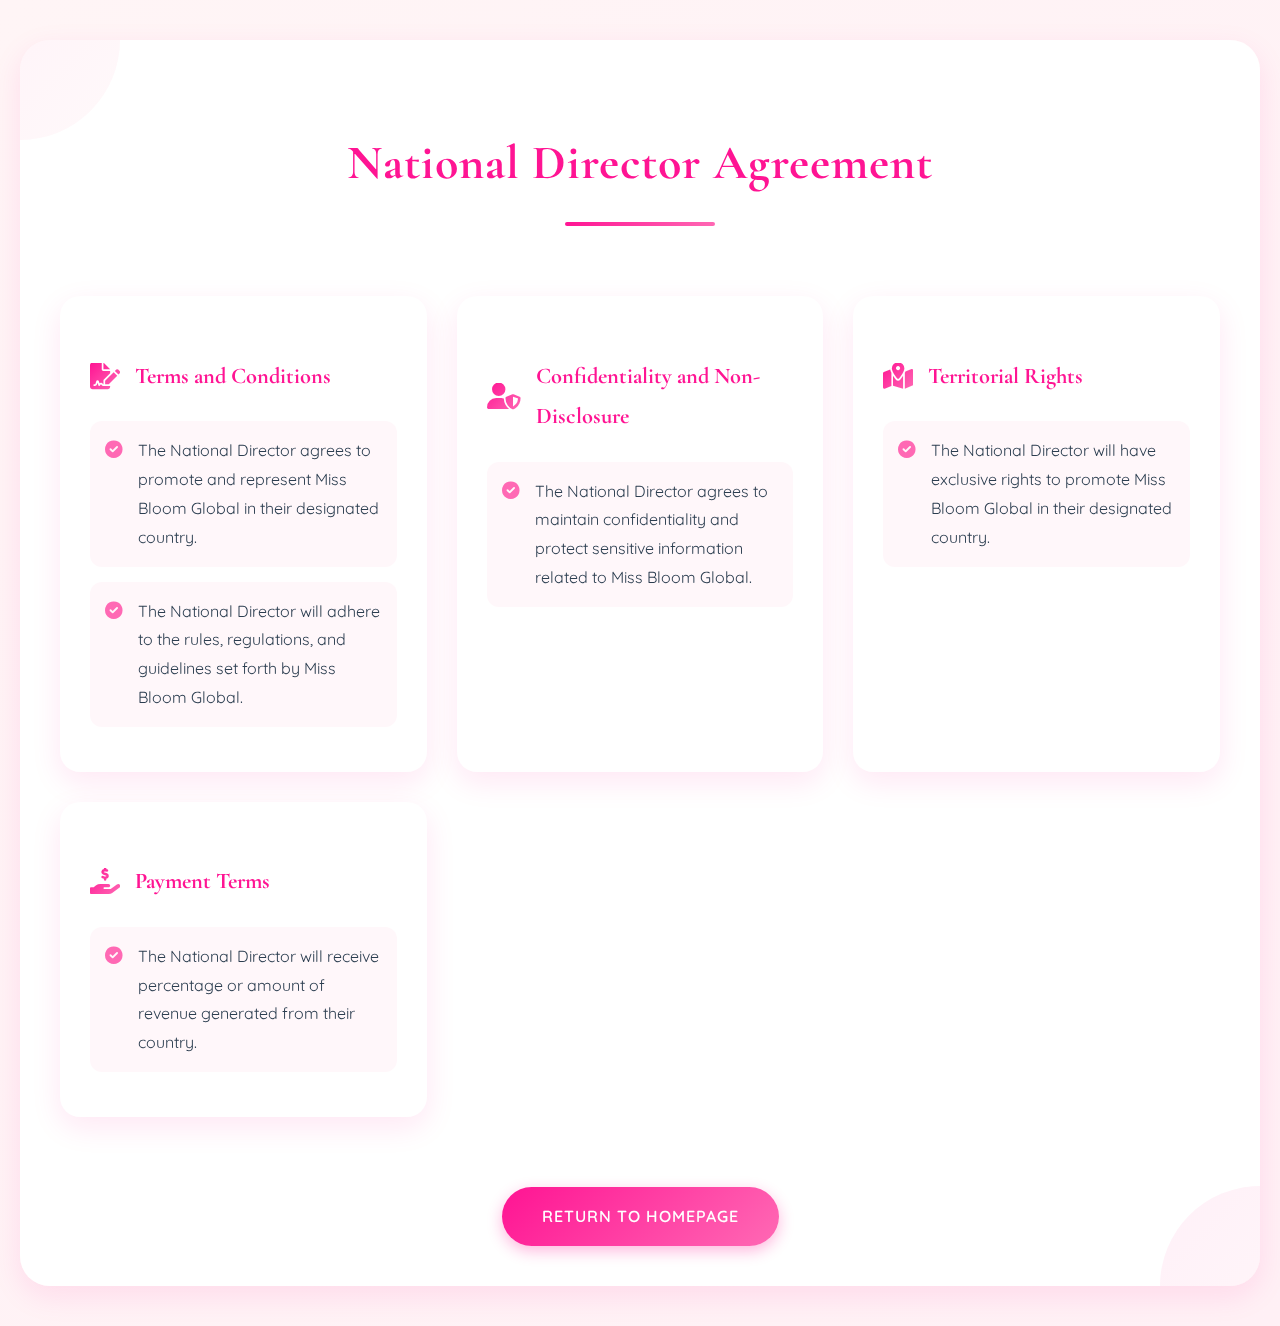
<file: national_director.html>
<!DOCTYPE html>
<html lang="en">
<head>
    <meta charset="UTF-8">
    <meta name="viewport" content="width=device-width, initial-scale=1.0">
    <meta name="description" content="National Director Agreement - Miss Bloom Global">
    <title>National Director Agreement</title>
    <link rel="stylesheet" href="https://cdnjs.cloudflare.com/ajax/libs/font-awesome/6.0.0/css/all.min.css">
    <style>
        :root {
            --primary-color: #FF1493;
            --secondary-color: #FF69B4;
            --accent-color: #FFC0CB;
            --gradient-1: linear-gradient(135deg, #FF1493, #FF69B4);
            --gradient-2: linear-gradient(135deg, #FF69B4, #FFC0CB);
            --text-color: #2C3E50;
            --heading-font: 'Cormorant Garamond', serif;
            --body-font: 'Quicksand', sans-serif;
            --shadow-1: 0 10px 30px rgba(255, 20, 147, 0.1);
            --shadow-2: 0 15px 35px rgba(255, 20, 147, 0.2);
        }

        body {
            font-family: var(--body-font);
            margin: 0;
            padding: 0;
            background: linear-gradient(135deg, #FFF5F6, #FFF0F5);
            color: var(--text-color);
            line-height: 1.8;
        }

        .container {
            max-width: 1200px;
            margin: 40px auto;
            padding: 40px 20px;
            background: rgba(255, 255, 255, 0.95);
            border-radius: 30px;
            box-shadow: var(--shadow-1);
            backdrop-filter: blur(10px);
            position: relative;
            overflow: hidden;
        }

        .container::before,
        .container::after {
            content: '';
            position: absolute;
            width: 200px;
            height: 200px;
            background: var(--gradient-2);
            border-radius: 50%;
            opacity: 0.1;
            z-index: -1;
        }

        .container::before {
            top: -100px;
            left: -100px;
        }

        .container::after {
            bottom: -100px;
            right: -100px;
        }

        h2 {
            font-family: var(--heading-font);
            color: var(--primary-color);
            text-align: center;
            letter-spacing: 1px;
            font-size: 3em;
            margin-bottom: 50px;
            position: relative;
            padding-bottom: 20px;
        }

        h2::after {
            content: '';
            position: absolute;
            bottom: 0;
            left: 50%;
            transform: translateX(-50%);
            width: 150px;
            height: 4px;
            background: var(--gradient-1);
            border-radius: 2px;
        }

        .agreement-sections {
            display: grid;
            grid-template-columns: repeat(auto-fit, minmax(280px, 1fr));
            gap: 30px;
            padding: 20px;
            margin-top: 40px;
        }

        .agreement-section {
            background: white;
            padding: 30px;
            border-radius: 20px;
            box-shadow: var(--shadow-1);
            transition: all 0.4s ease;
            position: relative;
            overflow: hidden;
            animation: fadeInUp 0.6s ease-out forwards;
        }

        .agreement-section::before {
            content: '';
            position: absolute;
            top: 0;
            left: 0;
            width: 100%;
            height: 5px;
            background: var(--gradient-1);
            transform: scaleX(0);
            transition: transform 0.4s ease;
        }

        .agreement-section:hover {
            transform: translateY(-10px);
            box-shadow: var(--shadow-2);
        }

        .agreement-section:hover::before {
            transform: scaleX(1);
        }

        .agreement-section h4 {
            display: flex;
            align-items: center;
            gap: 15px;
            margin-bottom: 25px;
            font-size: 1.4em;
            color: var(--primary-color);
            font-family: var(--heading-font);
        }

        .agreement-section h4 i {
            font-size: 1.2em;
            background: var(--gradient-1);
            -webkit-background-clip: text;
            -webkit-text-fill-color: transparent;
        }

        .agreement-section ul {
            list-style: none;
            padding: 0;
            margin: 0;
        }

        .agreement-section li {
            display: flex;
            align-items: flex-start;
            gap: 15px;
            padding: 15px;
            margin-bottom: 15px;
            background: rgba(255, 240, 245, 0.5);
            border-radius: 12px;
            transition: all 0.3s ease;
        }

        .agreement-section li i {
            color: var(--secondary-color);
            font-size: 1.1em;
            margin-top: 5px;
        }

        .back-button {
            margin-top: 50px;
            text-align: center;
        }

        .back-button a {
            display: inline-block;
            padding: 15px 40px;
            background: var(--gradient-1);
            color: white;
            text-decoration: none;
            border-radius: 30px;
            font-weight: 600;
            letter-spacing: 1px;
            text-transform: uppercase;
            transition: all 0.3s ease;
            box-shadow: 0 5px 15px rgba(255, 20, 147, 0.3);
        }

        .back-button a:hover {
            transform: translateY(-3px);
            box-shadow: 0 8px 25px rgba(255, 20, 147, 0.4);
        }

        @keyframes fadeInUp {
            from {
                opacity: 0;
                transform: translateY(30px);
            }
            to {
                opacity: 1;
                transform: translateY(0);
            }
        }

        @media (max-width: 1200px) {
            .container {
                margin: 20px;
            }
        }

        @media (max-width: 768px) {
            h2 {
                font-size: 2.5em;
            }
            .agreement-section {
                padding: 25px;
            }
        }

        @media (max-width: 480px) {
            h2 {
                font-size: 2em;
            }
            .container {
                padding: 20px 15px;
                margin: 10px;
            }
            .agreement-section h4 {
                font-size: 1.2em;
            }
        }
    </style>
    <link href="https://fonts.googleapis.com/css2?family=Cormorant+Garamond:wght@400;600;700&family=Quicksand:wght@300;400;600&display=swap" rel="stylesheet">
</head>
<body>
    <section id="director-agreement" class="section">
        <div class="container">
            <h2>National Director Agreement</h2>

            <div class="agreement-sections">
                <div class="agreement-section">
                    <h4><i class="fas fa-file-signature"></i> Terms and Conditions</h4>
                    <ul>
                        <li><i class="fas fa-check-circle"></i> The National Director agrees to promote and represent Miss Bloom Global in their designated country.</li>
                        <li><i class="fas fa-check-circle"></i> The National Director will adhere to the rules, regulations, and guidelines set forth by Miss Bloom Global.</li>
                    </ul>
                </div>

                <div class="agreement-section">
                    <h4><i class="fas fa-user-shield"></i> Confidentiality and Non-Disclosure</h4>
                    <ul>
                        <li><i class="fas fa-check-circle"></i> The National Director agrees to maintain confidentiality and protect sensitive information related to Miss Bloom Global.</li>
                    </ul>
                </div>

                <div class="agreement-section">
                    <h4><i class="fas fa-map-marked-alt"></i> Territorial Rights</h4>
                    <ul>
                        <li><i class="fas fa-check-circle"></i> The National Director will have exclusive rights to promote Miss Bloom Global in their designated country.</li>
                    </ul>
                </div>

                <div class="agreement-section">
                    <h4><i class="fas fa-hand-holding-usd"></i> Payment Terms</h4>
                    <ul>
                        <li><i class="fas fa-check-circle"></i> The National Director will receive percentage or amount of revenue generated from their country.</li>
                    </ul>
                </div>
            </div>

            <div class="back-button">
                <a href="index.html">Return to Homepage</a>
            </div>
        </div>
    </section>
</body>
</html>
</file>
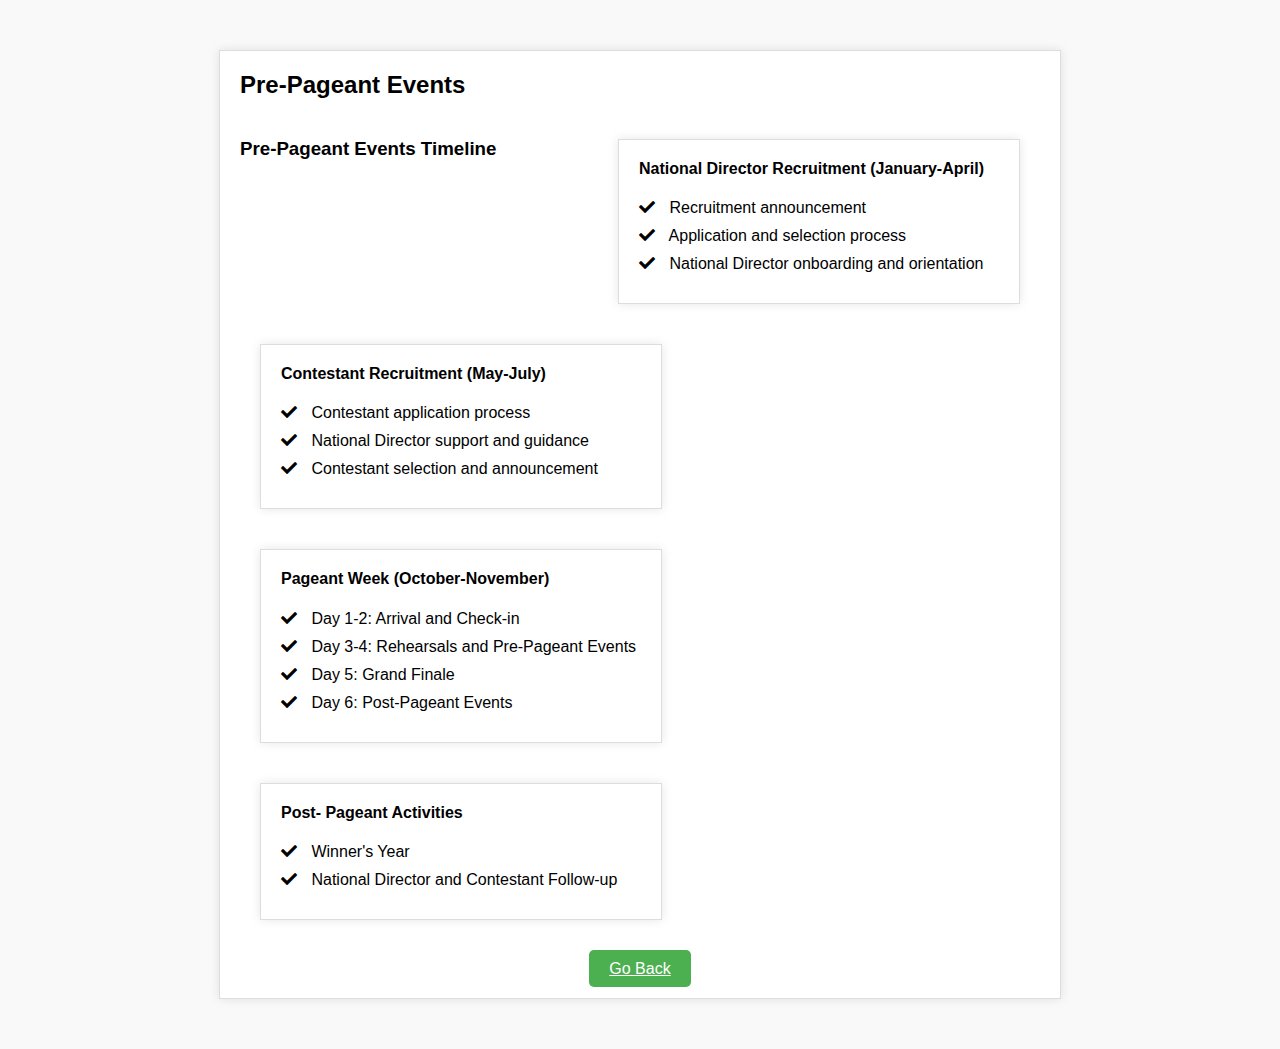
<file: pre_pageant_event.html>
<!DOCTYPE html>
<html lang="en">
<head>
    <meta charset="UTF-8">
    <meta name="viewport" content="width=device-width, initial-scale=1.0">
    <meta name="description" content="Pre-Pageant Events Timeline and Details">
    <title>Pre-Pageant Events</title>
    <link rel="shortcut icon" href="img/logo.jpeg" type="image/x-icon">
    <link rel="stylesheet" href="https://cdnjs.cloudflare.com/ajax/libs/font-awesome/5.15.3/css/all.min.css">
    <style>
        /* Global Styles */

        body {
            font-family: Arial, sans-serif;
            margin: 0;
            padding: 0;
            background-color: #f9f9f9;
        }

        .container {
            max-width: 800px;
            margin: 0 auto;
            padding: 20px;
            background-color: #fff;
            border: 1px solid #ddd;
            box-shadow: 0 0 10px rgba(0, 0, 0, 0.1);
        }

        .section {
            padding: 50px 0;
        }

        .section h2 {
            margin-top: 0;
        }

        /* Pre-Pageant Events Styles */

        .pre-pageant-events {
            display: flex;
            flex-wrap: wrap;
            justify-content: space-between;
        }

        .pre-pageant-event {
            background-color: #fff;
            padding: 20px;
            margin: 20px;
            border: 1px solid #ddd;
            box-shadow: 0 0 10px rgba(0, 0, 0, 0.1);
            width: calc(50% - 40px);
        }

        .pre-pageant-event h4 {
            margin-top: 0;
        }

        .pre-pageant-event ul {
            list-style: none;
            padding: 0;
            margin: 0;
        }

        .pre-pageant-event li {
            margin-bottom: 10px;
        }

        .pre-pageant-event li i {
            margin-right: 10px;
        }

        /* Back Button Styles */

        .back-button {
            margin-top: 20px;
            text-align: center;
        }

        .back-button a {
            background-color: #4CAF50;
            color: #fff;
            padding: 10px 20px;
            border: none;
            border-radius: 5px;
            cursor: pointer;
        }

        .back-button a:hover {
            background-color: #3e8e41;
        }

        /* Responsive Design */

        @media (max-width: 768px) {
            .pre-pageant-event {
                width: 100%;
            }
        }
    </style>
</head>
<body>
    <section id="pre-pageant-events" class="section">
        <div class="container">
            <h2>Pre-Pageant Events</h2>

            <div class="pre-pageant-events">
                <h3>Pre-Pageant Events Timeline</h3>

                <!-- National Director Recruitment -->
                <div class="pre-pageant-event">
                    <h4>National Director Recruitment (January-April)</h4>
                    <ul>
                        <li><i class="fas fa-check"></i> Recruitment announcement</li>
                        <li><i class="fas fa-check"></i> Application and selection process</li>
                        <li><i class="fas fa-check"></i> National Director onboarding and orientation</li>
                    </ul>
                </div>

                <!-- Contestant Recruitment -->
                <div class="pre-pageant-event">
                    <h4>Contestant Recruitment (May-July)</h4>
                    <ul>
                        <li><i class="fas fa-check"></i> Contestant application process</li>
                        <li><i class="fas fa-check"></i> National Director support and guidance</li>
                        <li><i class="fas fa-check"></i> Contestant selection and announcement</li>
                    </ul>
                </div>

                <!-- Pageant Week -->
                <div class="pre-pageant-event">
                    <h4>Pageant Week (October-November)</h4>
                    <ul>
                        <li><i class="fas fa-check"></i> Day 1-2: Arrival and Check-in</li>
                        <li><i class="fas fa-check"></i> Day 3-4: Rehearsals and Pre-Pageant Events</li>
                        <li><i class="fas fa-check"></i> Day 5: Grand Finale</li>
                        <li><i class="fas fa-check"></i> Day 6: Post-Pageant Events</li>
                    </ul>
                </div>

                <!-- Post-Pageant Activities -->
                <div class="pre-pageant-event">
                    <h4>Post- Pageant Activities</h4>
                    <ul>
                        <li><i class="fas fa-check"></i> Winner's Year</li>
                        <li><i class="fas fa-check"></i> National Director and Contestant Follow-up</li>
                    </ul>
                </div>
            </div>

            <!-- Back Button -->
            <div class="back-button">
                <a href="index.html">Go Back</a>
            </div>
        </div>
    </section>
</body>
</html>
</file>
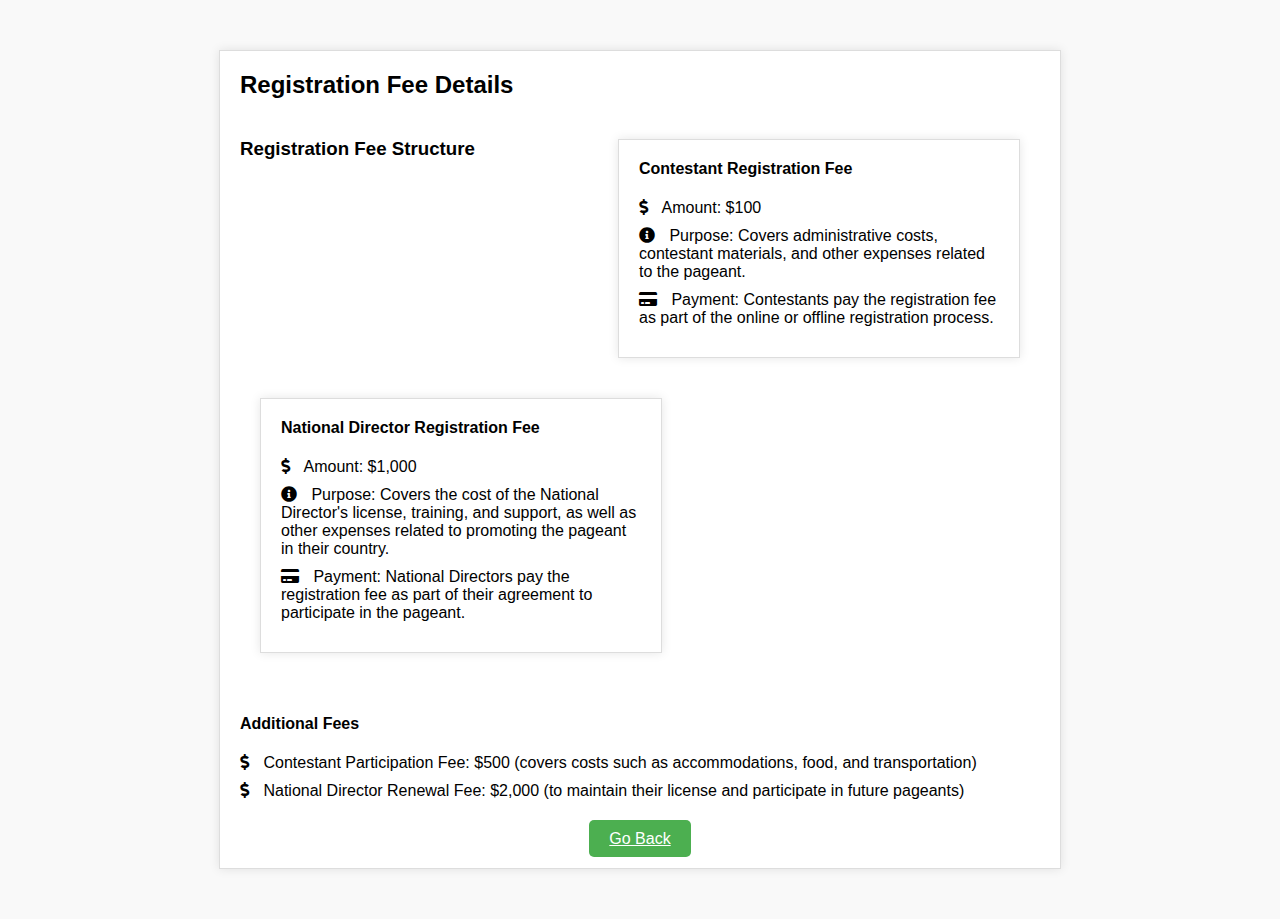
<file: registration_fee.html>
<!DOCTYPE html>
<html lang="en">
<head>
    <meta charset="UTF-8">
    <meta name="viewport" content="width=device-width, initial-scale=1.0">
    <meta name="description" content="Registration Fee Details for contestants and National Directors, including fee structures and payment information.">
    <title>Registration Fee</title>
    <link rel="shortcut icon" href="img/logo.jpeg" type="image/x-icon">
    <link rel="stylesheet" href="https://cdnjs.cloudflare.com/ajax/libs/font-awesome/5.15.3/css/all.min.css">
    <style>
        /* Global Styles */

        body {
            font-family: Arial, sans-serif;
            margin: 0;
            padding: 0;
            background-color: #f9f9f9;
        }

        .container {
            max-width: 800px;
            margin: 0 auto;
            padding: 20px;
            background-color: #fff;
            border: 1px solid #ddd;
            box-shadow: 0 0 10px rgba(0, 0, 0, 0.1);
        }

        .section {
            padding: 50px 0;
        }

        .section h2 {
            margin-top: 0;
        }

        /* Registration Fee Structure Styles */

        .registration-fee-structure {
            display: flex;
            flex-wrap: wrap;
            justify-content: space-between;
        }

        .registration-fee-card {
            background-color: #fff;
            padding: 20px;
            margin: 20px;
            border: 1px solid #ddd;
            box-shadow: 0 0 10px rgba(0, 0, 0, 0.1);
            width: calc(50% - 40px);
        }

        .registration-fee-card h4 {
            margin-top: 0;
        }

        .registration-fee-card ul {
            list-style: none;
            padding: 0;
            margin: 0;
        }

        .registration-fee-card li {
            margin-bottom: 10px;
        }

        .registration-fee-card li i {
            margin-right: 10px;
        }

        /* Additional Fees Styles */

        .additional-fees {
            margin-top: 20px;
        }

        .additional-fees ul {
            list-style: none;
            padding: 0;
            margin: 0;
        }

        .additional-fees li {
            margin-bottom: 10px;
        }

        .additional-fees li i {
            margin-right: 10px;
        }

        /* Back Button Styles */

        .back-button {
            margin-top: 20px;
            text-align: center;
        }

        .back-button a {
            background-color: #4CAF50;
            color: #fff;
            padding: 10px 20px;
            border: none;
            border-radius: 5px;
            cursor: pointer;
        }

        .back-button a:hover {
            background-color: #3e8e41;
        }

        /* Responsive Design */

        @media (max-width: 768px) {
            .registration-fee-card {
                width: 100%;
            }
        }
    </style>
</head>
<body>
    <section id="registration-fee" class="section">
        <div class="container">
            <h2>Registration Fee Details</h2>

            <div class="registration-fee-structure">
                <h3>Registration Fee Structure</h3>

                <!-- Contestant Registration Fee -->
                <div class="registration-fee-card">
                    <h4>Contestant Registration Fee</h4>
                    <ul>
                        <li><i class="fas fa-dollar-sign"></i> Amount: $100</li>
                        <li><i class="fas fa-info-circle"></i> Purpose: Covers administrative costs, contestant materials, and other expenses related to the pageant.</li>
                        <li><i class="fas fa-credit-card"></i> Payment: Contestants pay the registration fee as part of the online or offline registration process.</li>
                    </ul>
                </div>

                <!-- National Director Registration Fee -->
                <div class="registration-fee-card">
                    <h4>National Director Registration Fee</h4>
                    <ul>
                        <li><i class="fas fa-dollar-sign"></i> Amount: $1,000</li>
                        <li><i class="fas fa-info-circle"></i> Purpose: Covers the cost of the National Director's license, training, and support, as well as other expenses related to promoting the pageant in their country.</li>
                        <li><i class="fas fa-credit-card"></i> Payment: National Directors pay the registration fee as part of their agreement to participate in the pageant.</li>
                    </ul>
                </div>

                <!-- Additional Fees -->
                <div class="additional-fees">
                    <h4>Additional Fees</h4>
                    <ul>
                        <li><i class="fas fa-dollar-sign"></i> Contestant Participation Fee: $500 (covers costs such as accommodations, food, and transportation)</li>
                        <li><i class="fas fa-dollar-sign"></i> National Director Renewal Fee: $2,000 (to maintain their license and participate in future pageants)</li>
                    </ul>
                </div>
            </div>

            <!-- Back Button -->
            <div class="back-button">
                <a href="index.html">Go Back</a>
            </div>
        </div>
    </section>
</body>
</html>
</file>
